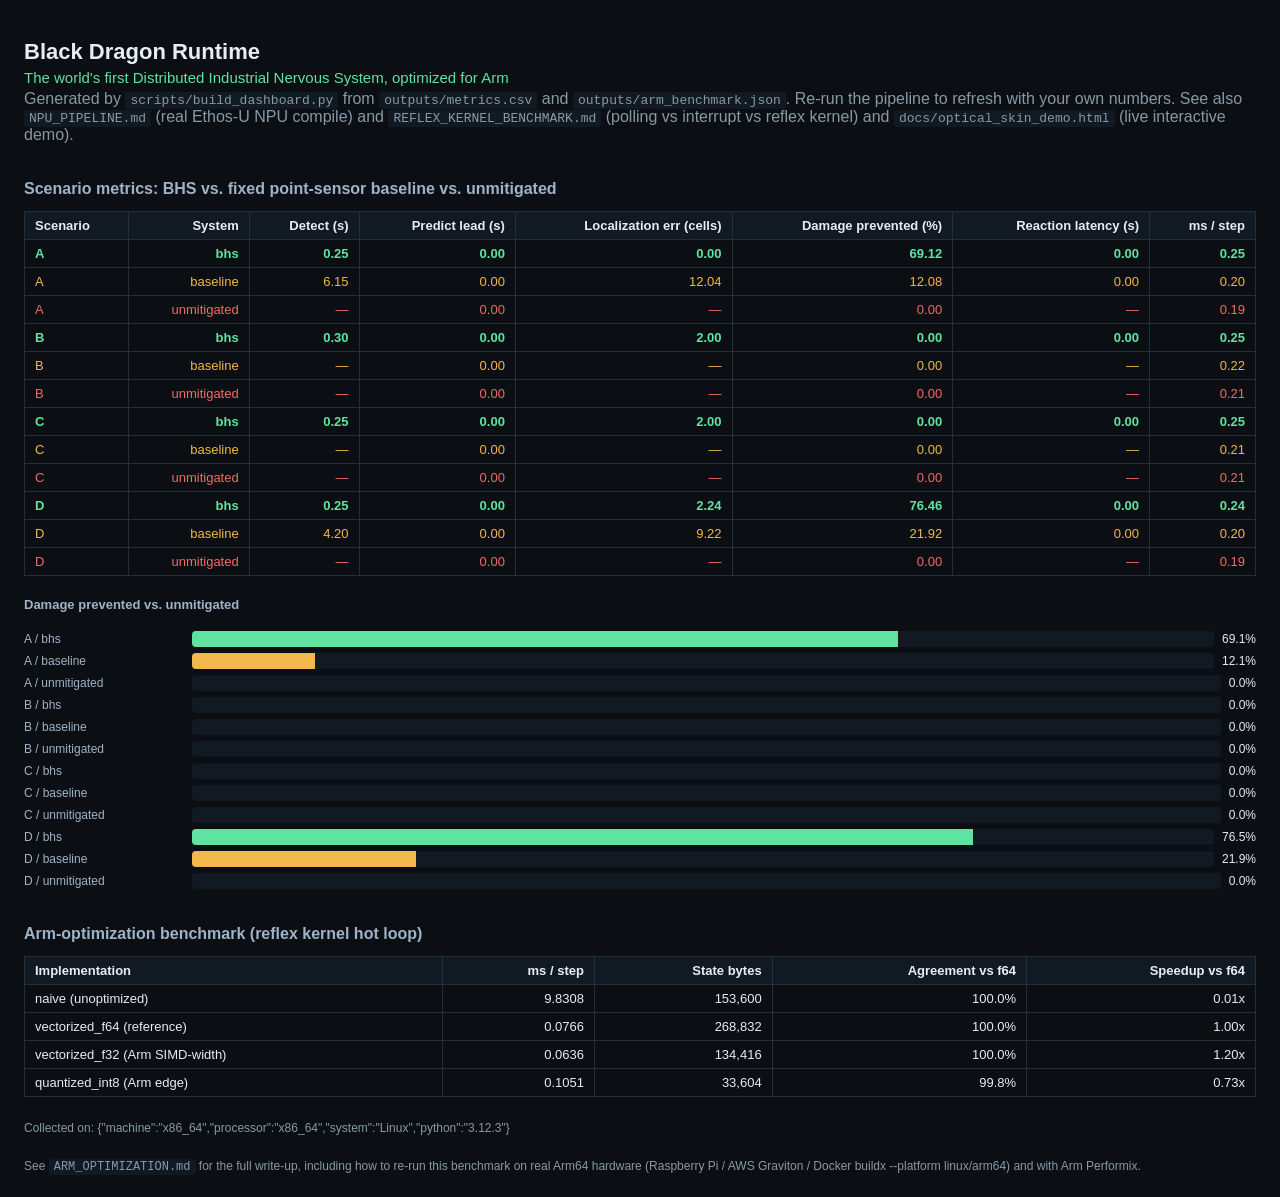
<file: reference-runtime/docs/dashboard.html>
<!DOCTYPE html>
<html lang="en">
<head>
<meta charset="utf-8" />
<title>Black Dragon Optical Skin -- Results Dashboard</title>
<style>
  :root { color-scheme: dark; }
  body { background:#0b0f14; color:#e6edf3; font-family: -apple-system, Segoe UI, sans-serif; margin:0; padding:24px; }
  h1 { font-size: 22px; margin-bottom:4px; }
  h2 { font-size:16px; color:#9fb3c8; margin-top:36px; }
  .sub { color:#8899a6; margin-bottom:24px; }
  table { border-collapse: collapse; width:100%; margin-bottom:8px; font-size:13px; }
  th, td { border:1px solid #22303c; padding:6px 10px; text-align:right; }
  th { background:#111a22; text-align:right; }
  td:first-child, th:first-child { text-align:left; }
  .system-bhs { color:#5ee3a0; font-weight:600; }
  .system-baseline { color:#f2b84b; }
  .system-unmitigated { color:#f26a6a; }
  .bars { display:flex; flex-direction:column; gap:6px; margin-top:8px;}
  .bar-row { display:flex; align-items:center; gap:8px; font-size:12px; }
  .bar-label { width:160px; color:#9fb3c8; }
  .bar-track { flex:1; background:#111a22; border-radius:4px; overflow:hidden; height:16px; }
  .bar-fill { height:100%; }
  .note { color:#8899a6; font-size:12px; margin-top:24px; }
  code { background:#111a22; padding:1px 5px; border-radius:3px; }
</style>
</head>
<body>
<h1>Black Dragon Runtime</h1>
<div class="sub" style="font-size:15px;color:#5ee3a0;margin-bottom:4px;">The world's first Distributed Industrial Nervous System, optimized for Arm</div>
<div class="sub">Generated by <code>scripts/build_dashboard.py</code> from <code>outputs/metrics.csv</code> and <code>outputs/arm_benchmark.json</code>. Re-run the pipeline to refresh with your own numbers. See also <code>NPU_PIPELINE.md</code> (real Ethos-U NPU compile) and <code>REFLEX_KERNEL_BENCHMARK.md</code> (polling vs interrupt vs reflex kernel) and <code>docs/optical_skin_demo.html</code> (live interactive demo).</div>

<h2>Scenario metrics: BHS vs. fixed point-sensor baseline vs. unmitigated</h2>
<table id="metrics-table"></table>
<div id="damage-bars" class="bars"></div>

<h2>Arm-optimization benchmark (reflex kernel hot loop)</h2>
<table id="bench-table"></table>
<div class="note" id="bench-platform"></div>

<div class="note">
See <code>ARM_OPTIMIZATION.md</code> for the full write-up, including how to
re-run this benchmark on real Arm64 hardware (Raspberry Pi / AWS Graviton /
Docker buildx --platform linux/arm64) and with Arm Performix.
</div>

<script>
const metrics = [{"scenario": "A", "scenario_name": "Scenario A: Localized Thermal Fault", "system": "bhs", "detect_time_s": "0.25", "predict_failure_time_s": "0.1", "predict_lead_time_s": "0.0", "localization_error_cells": "0.0", "false_alarms": "0", "true_alarms": "1", "rul_error_mean_abs_s": "0.11524070394959424", "final_damage_mean": "0.30875", "final_damage_max": "1.0", "damage_prevented_pct": "69.12499999999999", "reaction_latency_s": "0.0", "wallclock_per_step_ms": "0.2504853605001074", "total_wallclock_s": "0.5009707210002148", "cracked_cells_final": "741"}, {"scenario": "A", "scenario_name": "Scenario A: Localized Thermal Fault", "system": "baseline", "detect_time_s": "6.149999999999986", "predict_failure_time_s": "", "predict_lead_time_s": "0.0", "localization_error_cells": "12.041594578792296", "false_alarms": "2", "true_alarms": "0", "rul_error_mean_abs_s": "", "final_damage_mean": "0.8791615067220058", "final_damage_max": "1.0", "damage_prevented_pct": "12.083849327799424", "reaction_latency_s": "0.0", "wallclock_per_step_ms": "0.20398066700036566", "total_wallclock_s": "0.4079613340007313", "cracked_cells_final": "2036"}, {"scenario": "A", "scenario_name": "Scenario A: Localized Thermal Fault", "system": "unmitigated", "detect_time_s": "", "predict_failure_time_s": "", "predict_lead_time_s": "0.0", "localization_error_cells": "", "false_alarms": "0", "true_alarms": "0", "rul_error_mean_abs_s": "", "final_damage_mean": "1.0", "final_damage_max": "1.0", "damage_prevented_pct": "0.0", "reaction_latency_s": "", "wallclock_per_step_ms": "0.1911982039999316", "total_wallclock_s": "0.3823964079998632", "cracked_cells_final": "2400"}, {"scenario": "B", "scenario_name": "Scenario B: Crack Initiation and Propagation", "system": "bhs", "detect_time_s": "0.3", "predict_failure_time_s": "0.1", "predict_lead_time_s": "0.0", "localization_error_cells": "2.0", "false_alarms": "0", "true_alarms": "1", "rul_error_mean_abs_s": "0.0", "final_damage_mean": "0.012083333333333333", "final_damage_max": "1.0", "damage_prevented_pct": "0.0", "reaction_latency_s": "0.0", "wallclock_per_step_ms": "0.25130650549951383", "total_wallclock_s": "0.5026130109990277", "cracked_cells_final": "29"}, {"scenario": "B", "scenario_name": "Scenario B: Crack Initiation and Propagation", "system": "baseline", "detect_time_s": "", "predict_failure_time_s": "", "predict_lead_time_s": "0.0", "localization_error_cells": "", "false_alarms": "0", "true_alarms": "0", "rul_error_mean_abs_s": "", "final_damage_mean": "0.012083333333333333", "final_damage_max": "1.0", "damage_prevented_pct": "0.0", "reaction_latency_s": "", "wallclock_per_step_ms": "0.21584926049976616", "total_wallclock_s": "0.4316985209995323", "cracked_cells_final": "29"}, {"scenario": "B", "scenario_name": "Scenario B: Crack Initiation and Propagation", "system": "unmitigated", "detect_time_s": "", "predict_failure_time_s": "", "predict_lead_time_s": "0.0", "localization_error_cells": "", "false_alarms": "0", "true_alarms": "0", "rul_error_mean_abs_s": "", "final_damage_mean": "0.012083333333333333", "final_damage_max": "1.0", "damage_prevented_pct": "0.0", "reaction_latency_s": "", "wallclock_per_step_ms": "0.2091033370012667", "total_wallclock_s": "0.4182066740025334", "cracked_cells_final": "29"}, {"scenario": "C", "scenario_name": "Scenario C: Mechanical Overload", "system": "bhs", "detect_time_s": "0.25", "predict_failure_time_s": "0.1", "predict_lead_time_s": "0.0", "localization_error_cells": "2.0", "false_alarms": "0", "true_alarms": "1", "rul_error_mean_abs_s": "0.0", "final_damage_mean": "0.005416666666666667", "final_damage_max": "1.0", "damage_prevented_pct": "0.0", "reaction_latency_s": "0.0", "wallclock_per_step_ms": "0.24831937099924062", "total_wallclock_s": "0.49663874199848124", "cracked_cells_final": "13"}, {"scenario": "C", "scenario_name": "Scenario C: Mechanical Overload", "system": "baseline", "detect_time_s": "", "predict_failure_time_s": "", "predict_lead_time_s": "0.0", "localization_error_cells": "", "false_alarms": "0", "true_alarms": "0", "rul_error_mean_abs_s": "", "final_damage_mean": "0.005416666666666667", "final_damage_max": "1.0", "damage_prevented_pct": "0.0", "reaction_latency_s": "", "wallclock_per_step_ms": "0.21153823349999357", "total_wallclock_s": "0.42307646699998713", "cracked_cells_final": "13"}, {"scenario": "C", "scenario_name": "Scenario C: Mechanical Overload", "system": "unmitigated", "detect_time_s": "", "predict_failure_time_s": "", "predict_lead_time_s": "0.0", "localization_error_cells": "", "false_alarms": "0", "true_alarms": "0", "rul_error_mean_abs_s": "", "final_damage_mean": "0.005416666666666667", "final_damage_max": "1.0", "damage_prevented_pct": "0.0", "reaction_latency_s": "", "wallclock_per_step_ms": "0.2089819085001352", "total_wallclock_s": "0.4179638170002704", "cracked_cells_final": "13"}, {"scenario": "D", "scenario_name": "Scenario D: Combined Heat + Vibration + Stress Failure", "system": "bhs", "detect_time_s": "0.25", "predict_failure_time_s": "0.1", "predict_lead_time_s": "0.0", "localization_error_cells": "2.23606797749979", "false_alarms": "0", "true_alarms": "1", "rul_error_mean_abs_s": "0.0", "final_damage_mean": "0.23541666666666666", "final_damage_max": "1.0", "damage_prevented_pct": "76.45833333333334", "reaction_latency_s": "0.0", "wallclock_per_step_ms": "0.24454964050059402", "total_wallclock_s": "0.48909928100118805", "cracked_cells_final": "565"}, {"scenario": "D", "scenario_name": "Scenario D: Combined Heat + Vibration + Stress Failure", "system": "baseline", "detect_time_s": "4.199999999999993", "predict_failure_time_s": "", "predict_lead_time_s": "0.0", "localization_error_cells": "9.219544457292887", "false_alarms": "2", "true_alarms": "0", "rul_error_mean_abs_s": "", "final_damage_mean": "0.7807745790201409", "final_damage_max": "1.0", "damage_prevented_pct": "21.922542097985907", "reaction_latency_s": "0.0", "wallclock_per_step_ms": "0.20084603249938482", "total_wallclock_s": "0.40169206499876964", "cracked_cells_final": "1798"}, {"scenario": "D", "scenario_name": "Scenario D: Combined Heat + Vibration + Stress Failure", "system": "unmitigated", "detect_time_s": "", "predict_failure_time_s": "", "predict_lead_time_s": "0.0", "localization_error_cells": "", "false_alarms": "0", "true_alarms": "0", "rul_error_mean_abs_s": "", "final_damage_mean": "1.0", "final_damage_max": "1.0", "damage_prevented_pct": "0.0", "reaction_latency_s": "", "wallclock_per_step_ms": "0.1870535849999726", "total_wallclock_s": "0.3741071699999452", "cracked_cells_final": "2400"}];
const bench = {"platform": {"machine": "x86_64", "processor": "x86_64", "system": "Linux", "python": "3.12.3"}, "results": [{"name": "naive (unoptimized)", "mean_ms_per_step": 9.830842479999546, "state_bytes": 153600, "agreement_vs_f64": 1.0, "speedup_vs_f64": 0.00779352974991174}, {"name": "vectorized_f64 (reference)", "mean_ms_per_step": 0.07661696333457257, "state_bytes": 268832, "agreement_vs_f64": 1.0, "speedup_vs_f64": 1.0}, {"name": "vectorized_f32 (Arm SIMD-width)", "mean_ms_per_step": 0.06363757000144687, "state_bytes": 134416, "agreement_vs_f64": 1.0, "speedup_vs_f64": 1.2039580287687068}, {"name": "quantized_int8 (Arm edge)", "mean_ms_per_step": 0.10505965333360716, "state_bytes": 33604, "agreement_vs_f64": 0.9975, "speedup_vs_f64": 0.7292710465289899}]};

function renderMetrics() {
  const cols = ["scenario","system","detect_time_s","predict_lead_time_s",
                "localization_error_cells","damage_prevented_pct",
                "reaction_latency_s","wallclock_per_step_ms"];
  const labels = {
    scenario: "Scenario", system: "System", detect_time_s: "Detect (s)",
    predict_lead_time_s: "Predict lead (s)", localization_error_cells: "Localization err (cells)",
    damage_prevented_pct: "Damage prevented (%)", reaction_latency_s: "Reaction latency (s)",
    wallclock_per_step_ms: "ms / step"
  };
  let html = "<tr>" + cols.map(c => `<th>${labels[c]}</th>`).join("") + "</tr>";
  for (const row of metrics) {
    html += `<tr class="system-${row.system}">` + cols.map(c => {
      let v = row[c];
      if (v === "" || v === undefined) v = "&mdash;";
      else if (typeof v === "string" && !isNaN(parseFloat(v)) && c !== "scenario" && c !== "system") {
        v = parseFloat(v).toFixed(2);
      }
      return `<td>${v}</td>`;
    }).join("") + "</tr>";
  }
  document.getElementById("metrics-table").innerHTML = html;

  const colors = { bhs: "#5ee3a0", baseline: "#f2b84b", unmitigated: "#f26a6a" };
  let barsHtml = "";
  for (const row of metrics) {
    const pct = Math.max(0, Math.min(100, parseFloat(row.damage_prevented_pct) || 0));
    barsHtml += `<div class="bar-row"><div class="bar-label">${row.scenario} / ${row.system}</div>
      <div class="bar-track"><div class="bar-fill" style="width:${pct}%;background:${colors[row.system]}"></div></div>
      <div>${pct.toFixed(1)}%</div></div>`;
  }
  document.getElementById("damage-bars").innerHTML = "<h3 style='font-size:13px;color:#9fb3c8;'>Damage prevented vs. unmitigated</h3>" + barsHtml;
}

function renderBench() {
  if (!bench || !bench.results) return;
  let html = "<tr><th>Implementation</th><th>ms / step</th><th>State bytes</th><th>Agreement vs f64</th><th>Speedup vs f64</th></tr>";
  for (const r of bench.results) {
    html += `<tr><td>${r.name}</td><td>${r.mean_ms_per_step.toFixed(4)}</td><td>${r.state_bytes.toLocaleString()}</td><td>${(r.agreement_vs_f64*100).toFixed(1)}%</td><td>${r.speedup_vs_f64.toFixed(2)}x</td></tr>`;
  }
  document.getElementById("bench-table").innerHTML = html;
  document.getElementById("bench-platform").innerText =
    "Collected on: " + JSON.stringify(bench.platform);
}

renderMetrics();
renderBench();
</script>
</body>
</html>
</file>
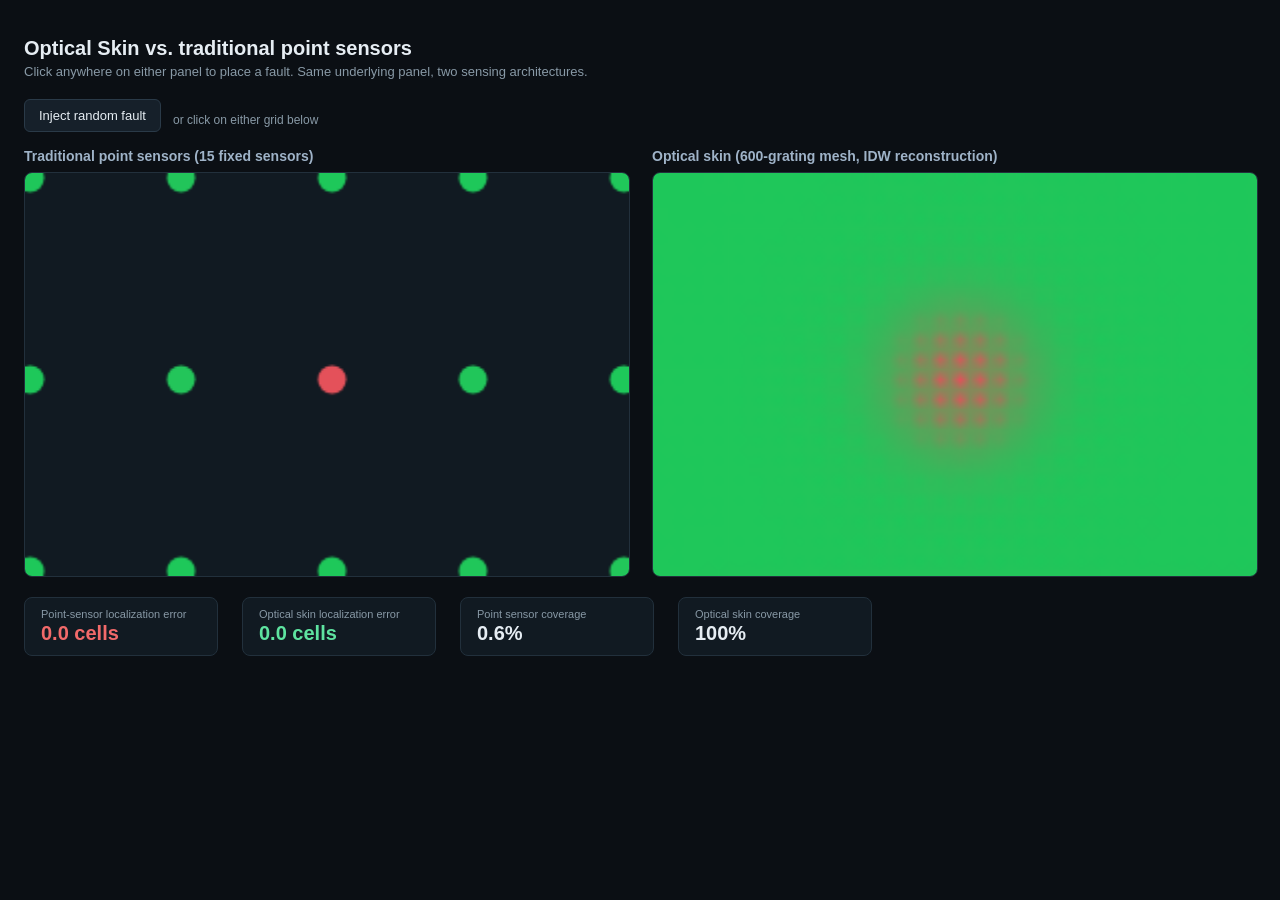
<file: reference-runtime/docs/optical_skin_demo.html>
<!DOCTYPE html>
<html lang="en">
<head>
<meta charset="utf-8" />
<title>Optical Skin vs. Point Sensors -- Interactive Demo</title>
<style>
  :root { color-scheme: dark; }
  body { background:#0b0f14; color:#e6edf3; font-family: -apple-system, Segoe UI, sans-serif; margin:0; padding:24px; }
  h1 { font-size: 20px; margin-bottom:4px; }
  .sub { color:#8899a6; margin-bottom:20px; font-size:13px; }
  .row { display:flex; gap:24px; flex-wrap:wrap; }
  .panel { flex:1; min-width:300px; }
  .panel h2 { font-size:14px; color:#9fb3c8; margin:0 0 8px; }
  canvas { width:100%; background:#111a22; border-radius:8px; border:1px solid #22303c; cursor:crosshair; }
  .controls { display:flex; gap:12px; align-items:center; margin:16px 0; flex-wrap:wrap; }
  button { background:#16202a; color:#e6edf3; border:1px solid #2a3a48; border-radius:6px; padding:8px 14px; cursor:pointer; font-size:13px; }
  button:hover { background:#1c2b38; }
  .stats { display:flex; gap:24px; margin-top:16px; flex-wrap:wrap; }
  .stat { background:#111a22; border-radius:8px; padding:10px 16px; border:1px solid #22303c; min-width:160px; }
  .stat .label { font-size:11px; color:#8899a6; }
  .stat .value { font-size:20px; font-weight:600; margin-top:2px; }
  .good { color:#5ee3a0; }
  .bad { color:#f26a6a; }
  .hint { font-size:12px; color:#8899a6; margin-top:8px; }
</style>
</head>
<body>
<h1>Optical Skin vs. traditional point sensors</h1>
<div class="sub">Click anywhere on either panel to place a fault. Same underlying panel, two sensing architectures.</div>

<div class="controls">
  <button onclick="randomFault()">Inject random fault</button>
  <span class="hint">or click on either grid below</span>
</div>

<div class="row">
  <div class="panel">
    <h2>Traditional point sensors (15 fixed sensors)</h2>
    <canvas id="pointCanvas" width="300" height="200"></canvas>
  </div>
  <div class="panel">
    <h2>Optical skin (600-grating mesh, IDW reconstruction)</h2>
    <canvas id="skinCanvas" width="300" height="200"></canvas>
  </div>
</div>

<div class="stats">
  <div class="stat">
    <div class="label">Point-sensor localization error</div>
    <div class="value bad" id="pointErr">-- cells</div>
  </div>
  <div class="stat">
    <div class="label">Optical skin localization error</div>
    <div class="value good" id="skinErr">-- cells</div>
  </div>
  <div class="stat">
    <div class="label">Point sensor coverage</div>
    <div class="value" id="pointCov">--%</div>
  </div>
  <div class="stat">
    <div class="label">Optical skin coverage</div>
    <div class="value" id="skinCov">100%</div>
  </div>
</div>

<script>
const H = 40, W = 60;
let fault = { y: 20, x: 30 };

function fieldAt(y, x, fy, fx) {
  const d2 = (y - fy) ** 2 + (x - fx) ** 2;
  return 25 + 90 * Math.exp(-d2 / 40);
}

function evenlySpaced(n, h, w) {
  const pts = [];
  const cols = Math.ceil(Math.sqrt(n * w / h));
  const rows = Math.ceil(n / cols);
  for (let ri = 0; ri < rows; ri++) {
    const y = Math.round(ri * (h - 1) / Math.max(rows - 1, 1));
    for (let ci = 0; ci < cols; ci++) {
      const x = Math.round(ci * (w - 1) / Math.max(cols - 1, 1));
      pts.push([y, x]);
      if (pts.length === n) return pts;
    }
  }
  return pts;
}

const pointSensors = evenlySpaced(15, H, W);
const gratings = [];
for (let y = 0; y < H; y += 2) for (let x = 0; x < W; x += 2) gratings.push([y, x]);

function noise(std) { return (Math.random() - 0.5) * 2 * std; }

function drawPointSensors(ctx) {
  const cw = ctx.canvas.width / W, ch = ctx.canvas.height / H;
  ctx.fillStyle = "#111a22";
  ctx.fillRect(0, 0, ctx.canvas.width, ctx.canvas.height);

  let peakVal = -Infinity, peakLoc = null;
  for (const [y, x] of pointSensors) {
    const val = fieldAt(y, x, fault.y, fault.x) + noise(2);
    if (val > peakVal) { peakVal = val; peakLoc = [y, x]; }
    const t = Math.max(0, Math.min(1, (val - 25) / 90));
    const r = Math.round(30 + t * 200), g = Math.round(80 + (1 - t) * 120), b = 90;
    ctx.fillStyle = `rgb(${r},${g},${b})`;
    ctx.beginPath();
    ctx.arc((x + 0.5) * cw, (y + 0.5) * ch, 7, 0, Math.PI * 2);
    ctx.fill();
  }
  return peakLoc;
}

function drawOpticalSkin(ctx) {
  const readings = gratings.map(([y, x]) => fieldAt(y, x, fault.y, fault.x) + noise(0.3));

  // Reconstruct at native grid resolution (40x60 = 2,400 cells), not full
  // canvas pixel resolution (300x200 = 60,000 pixels). That's ~8x fewer
  // weighted-sum evaluations per click, with no visible quality loss since
  // the canvas upscales the low-res buffer smoothly.
  let peakVal = -Infinity, peakLoc = null;
  const small = document.createElement("canvas");
  small.width = W;
  small.height = H;
  const sctx = small.getContext("2d");
  const img = sctx.createImageData(W, H);

  for (let gy = 0; gy < H; gy++) {
    for (let gx = 0; gx < W; gx++) {
      let wsum = 0, vsum = 0;
      for (let i = 0; i < gratings.length; i++) {
        const [sy, sx] = gratings[i];
        const d2 = (gy - sy) ** 2 + (gx - sx) ** 2 + 1e-3;
        const w = 1 / d2;
        wsum += w;
        vsum += w * readings[i];
      }
      const val = vsum / wsum;
      if (val > peakVal) { peakVal = val; peakLoc = [gy, gx]; }
      const t = Math.max(0, Math.min(1, (val - 25) / 90));
      const r = Math.round(30 + t * 200), g = Math.round(80 + (1 - t) * 120), b = 90;
      const idx = (gy * W + gx) * 4;
      img.data[idx] = r; img.data[idx + 1] = g; img.data[idx + 2] = b; img.data[idx + 3] = 255;
    }
  }
  sctx.putImageData(img, 0, 0);

  ctx.imageSmoothingEnabled = true;
  ctx.drawImage(small, 0, 0, ctx.canvas.width, ctx.canvas.height);
  return peakLoc;
}

function dist(a, b) { return Math.hypot(a[0] - b[0], a[1] - b[1]); }

function render() {
  const pointCtx = document.getElementById("pointCanvas").getContext("2d");
  const skinCtx = document.getElementById("skinCanvas").getContext("2d");
  const pointPeak = drawPointSensors(pointCtx);
  const skinPeak = drawOpticalSkin(skinCtx);

  document.getElementById("pointErr").textContent = dist(pointPeak, [fault.y, fault.x]).toFixed(1) + " cells";
  document.getElementById("skinErr").textContent = dist(skinPeak, [fault.y, fault.x]).toFixed(1) + " cells";
  document.getElementById("pointCov").textContent = (100 * pointSensors.length / (H * W)).toFixed(1) + "%";
}

function randomFault() {
  fault = { y: 4 + Math.floor(Math.random() * (H - 8)), x: 4 + Math.floor(Math.random() * (W - 8)) };
  render();
}

function attachClick(id) {
  const canvas = document.getElementById(id);
  canvas.addEventListener("click", (e) => {
    const rect = canvas.getBoundingClientRect();
    const px = (e.clientX - rect.left) / rect.width * canvas.width;
    const py = (e.clientY - rect.top) / rect.height * canvas.height;
    fault = { y: Math.round(py / (canvas.height / H)), x: Math.round(px / (canvas.width / W)) };
    render();
  });
}

attachClick("pointCanvas");
attachClick("skinCanvas");
render();
</script>
</body>
</html>
</file>
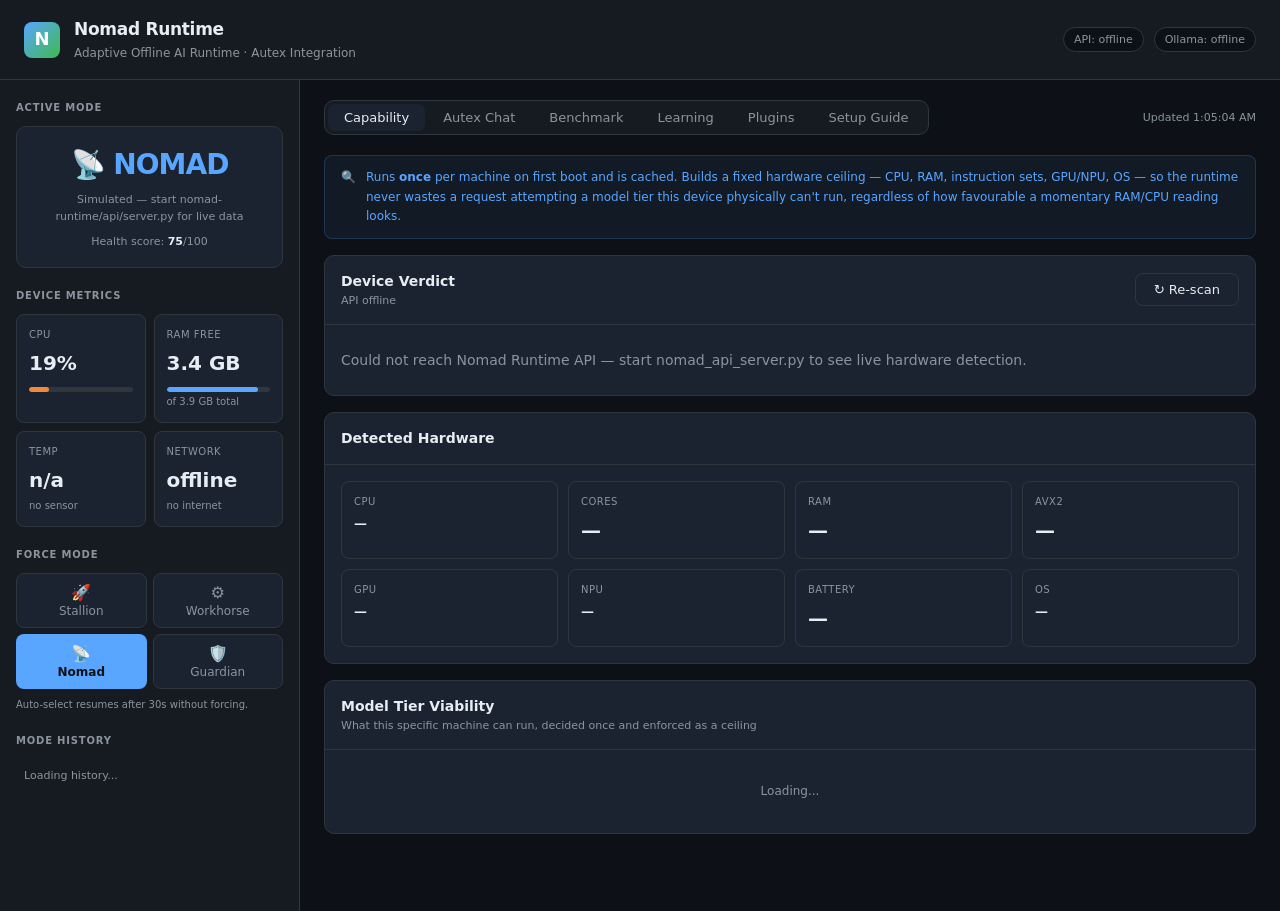
<file: reference-runtime/src/nomad_sentinel/runtime/api/dashboard.html>
<!DOCTYPE html>
<html lang="en">
<head>
<meta charset="UTF-8">
<meta name="viewport" content="width=device-width, initial-scale=1.0">
<title>Nomad Runtime — Control Center</title>
<style>
  :root {
    --bg:       #0d1117;
    --surface:  #161b22;
    --card:     #1c2330;
    --border:   #30363d;
    --text:     #e6edf3;
    --muted:    #8b949e;
    --accent:   #58a6ff;

    --stallion: #f0883e;
    --workhorse:#3fb950;
    --nomad:    #58a6ff;
    --guardian: #ff7b72;

    --radius:   10px;
    --font:     'Inter', system-ui, -apple-system, sans-serif;
  }
  * { box-sizing: border-box; margin: 0; padding: 0; }

  body {
    background: var(--bg);
    color: var(--text);
    font-family: var(--font);
    font-size: 14px;
    line-height: 1.6;
    min-height: 100vh;
  }

  /* ── Header ── */
  header {
    display: flex;
    align-items: center;
    gap: 14px;
    padding: 16px 24px;
    border-bottom: 1px solid var(--border);
    background: var(--surface);
  }
  .logo {
    width: 36px; height: 36px;
    background: linear-gradient(135deg, #58a6ff 0%, #3fb950 100%);
    border-radius: 8px;
    display: flex; align-items: center; justify-content: center;
    font-size: 18px; font-weight: 700; color: #fff;
    flex-shrink: 0;
  }
  header h1 { font-size: 17px; font-weight: 600; letter-spacing: -0.3px; }
  header .subtitle { color: var(--muted); font-size: 12px; margin-top: 1px; }
  .header-right { margin-left: auto; display: flex; align-items: center; gap: 10px; }
  .api-badge {
    font-size: 11px; padding: 3px 10px;
    border-radius: 20px; border: 1px solid var(--border);
    color: var(--muted); background: var(--bg);
  }
  .api-badge.connected { border-color: #3fb95066; color: #3fb950; background: #3fb95011; }

  /* ── Layout ── */
  .main { display: grid; grid-template-columns: 300px 1fr; gap: 0; height: calc(100vh - 69px); }

  /* ── Sidebar ── */
  .sidebar {
    background: var(--surface);
    border-right: 1px solid var(--border);
    overflow-y: auto;
    padding: 20px 16px;
    display: flex; flex-direction: column; gap: 20px;
  }

  .section-label {
    font-size: 10px; font-weight: 600; letter-spacing: 0.8px;
    text-transform: uppercase; color: var(--muted);
    margin-bottom: 10px;
  }

  /* ── Mode badge ── */
  .mode-display {
    background: var(--card);
    border: 1px solid var(--border);
    border-radius: var(--radius);
    padding: 16px;
    text-align: center;
  }
  .mode-name {
    font-size: 28px; font-weight: 700; letter-spacing: -1px;
    margin-bottom: 4px;
    transition: color 0.4s;
  }
  .mode-reason { font-size: 11px; color: var(--muted); line-height: 1.5; }
  .mode-score { font-size: 11px; margin-top: 8px; color: var(--muted); }
  .mode-score span { color: var(--text); font-weight: 600; }

  /* ── Metrics ── */
  .metric-grid { display: grid; grid-template-columns: 1fr 1fr; gap: 8px; }
  .metric {
    background: var(--card);
    border: 1px solid var(--border);
    border-radius: 8px;
    padding: 12px;
  }
  .metric-label { font-size: 10px; color: var(--muted); text-transform: uppercase; letter-spacing: 0.5px; margin-bottom: 4px; }
  .metric-value { font-size: 20px; font-weight: 600; font-variant-numeric: tabular-nums; }
  .metric-sub   { font-size: 10px; color: var(--muted); margin-top: 2px; }

  /* Progress bar */
  .bar-track {
    height: 5px; border-radius: 3px; background: var(--border);
    margin-top: 8px; overflow: hidden;
  }
  .bar-fill { height: 100%; border-radius: 3px; transition: width 0.6s ease; }
  .bar-cpu    { background: #f0883e; }
  .bar-ram    { background: #58a6ff; }
  .bar-bat    { background: #3fb950; }

  /* ── Mode switcher buttons ── */
  .mode-buttons { display: grid; grid-template-columns: 1fr 1fr; gap: 6px; }
  .mode-btn {
    padding: 9px 6px;
    border: 1px solid var(--border);
    border-radius: 8px;
    background: var(--card);
    color: var(--muted);
    font-size: 12px; font-weight: 500;
    cursor: pointer;
    transition: all 0.2s;
    text-align: center;
    font-family: var(--font);
  }
  .mode-btn:hover { border-color: var(--accent); color: var(--text); }
  .mode-btn.active { color: var(--bg); font-weight: 600; border-color: transparent; }
  .mode-btn.stallion.active  { background: var(--stallion); }
  .mode-btn.workhorse.active { background: var(--workhorse); }
  .mode-btn.nomad.active     { background: var(--nomad); }
  .mode-btn.guardian.active  { background: var(--guardian); }
  .mode-btn .btn-icon { font-size: 16px; display: block; margin-bottom: 2px; }

  /* ── History ── */
  .history-list { display: flex; flex-direction: column; gap: 4px; max-height: 180px; overflow-y: auto; }
  .history-item {
    display: flex; align-items: center; gap: 8px;
    padding: 6px 10px;
    border-radius: 6px;
    background: var(--card);
    font-size: 11px;
  }
  .history-dot { width: 7px; height: 7px; border-radius: 50%; flex-shrink: 0; }
  .history-reason { color: var(--muted); flex: 1; white-space: nowrap; overflow: hidden; text-overflow: ellipsis; }
  .history-time { color: var(--muted); font-size: 10px; flex-shrink: 0; }

  /* ── Main panel ── */
  .panel {
    overflow-y: auto;
    padding: 20px 24px;
    display: flex; flex-direction: column; gap: 20px;
  }

  /* ── Tab bar ── */
  .tabs { display: flex; gap: 2px; background: var(--surface); border: 1px solid var(--border); border-radius: 10px; padding: 3px; width: fit-content; }
  .tab {
    padding: 6px 16px; border-radius: 7px; font-size: 13px;
    cursor: pointer; color: var(--muted); transition: all 0.2s;
    font-family: var(--font); background: none; border: none;
  }
  .tab.active { background: var(--card); color: var(--text); font-weight: 500; }

  /* ── Chat ── */
  .chat-container {
    background: var(--card);
    border: 1px solid var(--border);
    border-radius: var(--radius);
    display: flex; flex-direction: column;
    height: 520px;
  }
  .chat-header {
    padding: 12px 16px;
    border-bottom: 1px solid var(--border);
    display: flex; align-items: center; justify-content: space-between;
    font-size: 12px;
  }
  .chat-messages {
    flex: 1; overflow-y: auto;
    padding: 16px;
    display: flex; flex-direction: column; gap: 12px;
  }
  .msg { display: flex; gap: 10px; }
  .msg-avatar {
    width: 28px; height: 28px; border-radius: 6px;
    font-size: 12px; font-weight: 700;
    display: flex; align-items: center; justify-content: center;
    flex-shrink: 0;
  }
  .msg.user .msg-avatar  { background: #58a6ff22; color: #58a6ff; }
  .msg.ai   .msg-avatar  { background: #3fb95022; color: #3fb950; }
  .msg-body { flex: 1; }
  .msg-meta { font-size: 10px; color: var(--muted); margin-bottom: 4px; }
  .msg-text { font-size: 13px; line-height: 1.6; }
  .msg-stats {
    font-size: 10px; color: var(--muted);
    margin-top: 6px; display: flex; gap: 12px;
  }
  .msg-stats .stat-val { color: var(--text); }

  .chat-input-row {
    padding: 12px 16px;
    border-top: 1px solid var(--border);
    display: flex; gap: 8px;
  }
  .chat-input {
    flex: 1; background: var(--surface); border: 1px solid var(--border);
    border-radius: 8px; color: var(--text); padding: 9px 14px;
    font-size: 13px; font-family: var(--font); resize: none; height: 40px;
    outline: none; transition: border-color 0.2s;
  }
  .chat-input:focus { border-color: var(--accent); }
  .chat-send {
    background: var(--accent); color: var(--bg); border: none;
    border-radius: 8px; padding: 0 16px; font-size: 13px;
    font-weight: 600; cursor: pointer; font-family: var(--font);
    transition: opacity 0.2s;
  }
  .chat-send:hover { opacity: 0.85; }
  .chat-send:disabled { opacity: 0.4; cursor: not-allowed; }

  .typing { display: none; align-items: center; gap: 8px; padding: 0 16px; }
  .typing.visible { display: flex; }
  .dot-anim { display: flex; gap: 3px; }
  .dot-anim span {
    width: 5px; height: 5px; border-radius: 50%;
    background: var(--muted); animation: bounce 1.2s infinite;
  }
  .dot-anim span:nth-child(2) { animation-delay: 0.2s; }
  .dot-anim span:nth-child(3) { animation-delay: 0.4s; }
  @keyframes bounce { 0%,80%,100%{transform:translateY(0)} 40%{transform:translateY(-5px)} }

  /* ── Benchmark ── */
  .bench-section { display: flex; flex-direction: column; gap: 16px; }
  .bench-card {
    background: var(--card);
    border: 1px solid var(--border);
    border-radius: var(--radius);
    overflow: hidden;
  }
  .bench-card-header {
    padding: 14px 16px;
    border-bottom: 1px solid var(--border);
    display: flex; align-items: center; justify-content: space-between;
  }
  .bench-title { font-weight: 600; }
  .bench-subtitle { font-size: 11px; color: var(--muted); }
  .bench-body { padding: 16px; }
  .bench-row {
    display: flex; align-items: center; justify-content: space-between;
    padding: 8px 0; border-bottom: 1px solid var(--border);
  }
  .bench-row:last-child { border-bottom: none; }
  .bench-row-label { font-size: 12px; color: var(--muted); }
  .bench-row-value { font-size: 13px; font-weight: 500; font-variant-numeric: tabular-nums; }
  .badge {
    padding: 2px 8px; border-radius: 20px; font-size: 10px; font-weight: 600;
  }
  .badge.good { background: #3fb95022; color: #3fb950; }
  .badge.warn { background: #f0883e22; color: #f0883e; }
  .badge.info { background: #58a6ff22; color: #58a6ff; }

  .score-bar-wrap { display: flex; align-items: center; gap: 8px; }
  .score-bar-track { flex: 1; height: 6px; background: var(--border); border-radius: 3px; overflow: hidden; }
  .score-bar-fill  { height: 100%; border-radius: 3px; background: var(--accent); transition: width 0.8s ease; }
  .score-label { font-size: 11px; font-weight: 600; min-width: 30px; text-align: right; }

  .run-btn {
    background: var(--card); border: 1px solid var(--border);
    color: var(--text); padding: 8px 18px; border-radius: 8px;
    font-size: 13px; font-family: var(--font); cursor: pointer;
    transition: border-color 0.2s;
  }
  .run-btn:hover { border-color: var(--accent); }
  .run-btn:disabled { opacity: 0.4; cursor: not-allowed; }

  /* ── Scrollbars ── */
  ::-webkit-scrollbar { width: 6px; }
  ::-webkit-scrollbar-track { background: transparent; }
  ::-webkit-scrollbar-thumb { background: var(--border); border-radius: 3px; }

  /* ── Ollama setup note ── */
  .setup-banner {
    background: #f0883e11;
    border: 1px solid #f0883e33;
    border-radius: 8px;
    padding: 12px 16px;
    font-size: 12px;
    color: #f0883e;
    display: flex; gap: 10px; align-items: flex-start;
  }
  .setup-banner code {
    background: #f0883e1a;
    padding: 1px 6px; border-radius: 4px;
    font-family: monospace; font-size: 11px;
  }

  /* ── tabs content ── */
  .tab-panel { display: none; }
  .tab-panel.active { display: flex; flex-direction: column; gap: 16px; }

  .adtc-scores { display: grid; grid-template-columns: repeat(3, 1fr); gap: 12px; }
  .adtc-score-card {
    background: var(--card); border: 1px solid var(--border);
    border-radius: var(--radius); padding: 16px; text-align: center;
  }
  .adtc-score-card .weight { font-size: 10px; color: var(--muted); margin-bottom: 8px; }
  .adtc-score-card .value { font-size: 32px; font-weight: 700; font-variant-numeric: tabular-nums; }
  .adtc-score-card .label { font-size: 11px; color: var(--muted); margin-top: 4px; }
</style>
</head>
<body>

<header>
  <div class="logo">N</div>
  <div>
    <h1>Nomad Runtime</h1>
    <div class="subtitle">Adaptive Offline AI Runtime · Autex Integration</div>
  </div>
  <div class="header-right">
    <div class="api-badge" id="api-status">API: checking...</div>
    <div class="api-badge" id="ollama-status">Ollama: checking...</div>
  </div>
</header>

<div class="main">

  <!-- ── SIDEBAR ── -->
  <aside class="sidebar">

    <!-- Current mode -->
    <div>
      <div class="section-label">Active Mode</div>
      <div class="mode-display">
        <div class="mode-name" id="mode-name">—</div>
        <div class="mode-reason" id="mode-reason">Detecting device state...</div>
        <div class="mode-score">Health score: <span id="mode-score">—</span>/100</div>
      </div>
    </div>

    <!-- Device metrics -->
    <div>
      <div class="section-label">Device Metrics</div>
      <div class="metric-grid">
        <div class="metric">
          <div class="metric-label">CPU</div>
          <div class="metric-value" id="cpu-val">—%</div>
          <div class="bar-track"><div class="bar-fill bar-cpu" id="cpu-bar" style="width:0%"></div></div>
        </div>
        <div class="metric">
          <div class="metric-label">RAM Free</div>
          <div class="metric-value" id="ram-val">— GB</div>
          <div class="bar-track"><div class="bar-fill bar-ram" id="ram-bar" style="width:0%"></div></div>
          <div class="metric-sub" id="ram-sub"></div>
        </div>
        <div class="metric">
          <div class="metric-label">Temp</div>
          <div class="metric-value" id="temp-val">—°C</div>
          <div class="metric-sub" id="temp-sub">sensor</div>
        </div>
        <div class="metric">
          <div class="metric-label">Network</div>
          <div class="metric-value" id="net-val">—</div>
          <div class="metric-sub" id="net-sub">speed</div>
        </div>
      </div>
    </div>

    <!-- Mode switcher -->
    <div>
      <div class="section-label">Force Mode</div>
      <div class="mode-buttons">
        <button class="mode-btn stallion"  onclick="forceMode('stallion')">
          <span class="btn-icon">🚀</span>Stallion
        </button>
        <button class="mode-btn workhorse" onclick="forceMode('workhorse')">
          <span class="btn-icon">⚙️</span>Workhorse
        </button>
        <button class="mode-btn nomad"     onclick="forceMode('nomad')">
          <span class="btn-icon">📡</span>Nomad
        </button>
        <button class="mode-btn guardian"  onclick="forceMode('guardian')">
          <span class="btn-icon">🛡️</span>Guardian
        </button>
      </div>
      <p style="font-size:10px;color:var(--muted);margin-top:8px;">Auto-select resumes after 30s without forcing.</p>
    </div>

    <!-- Mode history -->
    <div>
      <div class="section-label">Mode History</div>
      <div class="history-list" id="history-list">
        <div style="font-size:11px;color:var(--muted);padding:8px;">Loading history...</div>
      </div>
    </div>

  </aside>

  <!-- ── MAIN PANEL ── -->
  <main class="panel">

    <!-- Tab bar -->
    <div style="display:flex;align-items:center;justify-content:space-between;">
      <div class="tabs">
        <button class="tab active" onclick="switchTab('capability',this)">Capability</button>
        <button class="tab" onclick="switchTab('chat',this)">Autex Chat</button>
        <button class="tab" onclick="switchTab('benchmark',this)">Benchmark</button>
        <button class="tab" onclick="switchTab('learning',this)">Learning</button>
        <button class="tab" onclick="switchTab('plugins',this)">Plugins</button>
        <button class="tab" onclick="switchTab('setup',this)">Setup Guide</button>
      </div>
      <div style="font-size:11px;color:var(--muted);" id="last-updated">—</div>
    </div>

    <!-- ── CAPABILITY TAB ── -->
    <div class="tab-panel active" id="tab-capability">

      <div class="setup-banner" style="background:#58a6ff11;border-color:#58a6ff33;color:#58a6ff;">
        <span>🔍</span>
        <div>
          Runs <strong>once</strong> per machine on first boot and is cached.
          Builds a fixed hardware ceiling — CPU, RAM, instruction sets, GPU/NPU,
          OS — so the runtime never wastes a request attempting a model tier
          this device physically can't run, regardless of how favourable a
          momentary RAM/CPU reading looks.
        </div>
      </div>

      <!-- Headline verdict -->
      <div class="bench-card">
        <div class="bench-card-header">
          <div>
            <div class="bench-title">Device Verdict</div>
            <div class="bench-subtitle" id="cap-scan-meta">Scanning...</div>
          </div>
          <button class="run-btn" onclick="rescanCapability()">↻ Re-scan</button>
        </div>
        <div class="bench-body">
          <div id="cap-headline" style="font-size:14px;line-height:1.6;padding:8px 0;color:var(--muted);">
            Running first-boot capability scan...
          </div>
        </div>
      </div>

      <!-- Hardware spec grid -->
      <div class="bench-card">
        <div class="bench-card-header"><div class="bench-title">Detected Hardware</div></div>
        <div class="bench-body">
          <div class="metric-grid" style="grid-template-columns:repeat(4,1fr);gap:10px;" id="cap-spec-grid">
            <div class="metric"><div class="metric-label">CPU</div><div class="metric-value" id="cap-cpu" style="font-size:13px;">—</div></div>
            <div class="metric"><div class="metric-label">Cores</div><div class="metric-value" id="cap-cores">—</div></div>
            <div class="metric"><div class="metric-label">RAM</div><div class="metric-value" id="cap-ram">—</div></div>
            <div class="metric"><div class="metric-label">AVX2</div><div class="metric-value" id="cap-avx2">—</div></div>
            <div class="metric"><div class="metric-label">GPU</div><div class="metric-value" id="cap-gpu" style="font-size:13px;">—</div></div>
            <div class="metric"><div class="metric-label">NPU</div><div class="metric-value" id="cap-npu" style="font-size:13px;">—</div></div>
            <div class="metric"><div class="metric-label">Battery</div><div class="metric-value" id="cap-battery">—</div></div>
            <div class="metric"><div class="metric-label">OS</div><div class="metric-value" id="cap-os" style="font-size:13px;">—</div></div>
          </div>
        </div>
      </div>

      <!-- Tier viability -->
      <div class="bench-card">
        <div class="bench-card-header">
          <div>
            <div class="bench-title">Model Tier Viability</div>
            <div class="bench-subtitle">What this specific machine can run, decided once and enforced as a ceiling</div>
          </div>
        </div>
        <div class="bench-body" id="cap-tiers-body">
          <div style="color:var(--muted);font-size:12px;text-align:center;padding:16px;">Loading...</div>
        </div>
      </div>

    </div>

    <!-- ── CHAT TAB ── -->
    <div class="tab-panel" id="tab-chat">
      <div class="chat-container">
        <div class="chat-header">
          <div>
            <span style="font-weight:600;">Autex Master Mechanic</span>
            <span style="color:var(--muted);margin-left:8px;">via Nomad Runtime</span>
          </div>
          <div id="chat-mode-badge" class="badge info">nomad</div>
        </div>

        <div class="chat-messages" id="chat-messages">
          <!-- welcome message -->
          <div class="msg ai">
            <div class="msg-avatar">A</div>
            <div class="msg-body">
              <div class="msg-meta">Autex · Guardian mode</div>
              <div class="msg-text">Hello. I'm the Autex AI diagnostic assistant, running through Nomad Runtime. I can help diagnose engine sounds, read OBD codes, and advise on maintenance. What's happening with your vehicle?</div>
            </div>
          </div>
        </div>

        <div class="typing" id="typing-indicator">
          <div class="msg-avatar" style="width:28px;height:28px;border-radius:6px;background:#3fb95022;color:#3fb950;font-size:12px;font-weight:700;display:flex;align-items:center;justify-content:center;flex-shrink:0;">A</div>
          <div class="dot-anim"><span></span><span></span><span></span></div>
        </div>

        <div class="chat-input-row">
          <textarea
            class="chat-input" id="chat-input"
            placeholder="Describe a sound, paste an OBD code, or ask about maintenance..."
            onkeydown="handleKey(event)"></textarea>
          <button class="chat-send" id="chat-send" onclick="sendMessage()">Send</button>
        </div>
      </div>
    </div>

    <!-- ── BENCHMARK TAB ── -->
    <div class="tab-panel" id="tab-benchmark">

      <!-- ADTC scores -->
      <div>
        <div class="section-label">ADTC Score Projection</div>
        <div class="adtc-scores">
          <div class="adtc-score-card">
            <div class="weight">Sperf · 30%</div>
            <div class="value" id="adtc-sperf" style="color:var(--nomad)">—</div>
            <div class="label">Tokens / sec vs 15 TPS target</div>
          </div>
          <div class="adtc-score-card">
            <div class="weight">Seff · 20%</div>
            <div class="value" id="adtc-seff" style="color:var(--workhorse)">—</div>
            <div class="label">RAM efficiency vs 7 GB budget</div>
          </div>
          <div class="adtc-score-card">
            <div class="weight">Est. Total</div>
            <div class="value" id="adtc-total" style="color:var(--stallion)">—</div>
            <div class="label">Sacc (judge) adds up to 50 pts</div>
          </div>
        </div>
      </div>

      <div class="bench-section" id="bench-results">
        <div class="bench-card">
          <div class="bench-card-header">
            <div>
              <div class="bench-title">Benchmark Results</div>
              <div class="bench-subtitle">Run against ADTC Standard Laptop profile</div>
            </div>
            <button class="run-btn" id="run-btn" onclick="runBenchmark()">▶ Run Guardian</button>
          </div>
          <div class="bench-body" id="bench-body">
            <div style="color:var(--muted);font-size:12px;text-align:center;padding:24px;">
              Click "Run Guardian" to benchmark — no model needed.<br>
              For Nomad/Workhorse/Stallion, start Ollama first.
            </div>
          </div>
        </div>
      </div>

      <!-- Per-run table -->
      <div class="bench-card" id="run-table-card" style="display:none;">
        <div class="bench-card-header">
          <div class="bench-title">Per-prompt results</div>
        </div>
        <div class="bench-body">
          <table style="width:100%;border-collapse:collapse;font-size:12px;" id="run-table">
            <thead>
              <tr style="color:var(--muted);">
                <th style="text-align:left;padding:4px 8px;">Prompt</th>
                <th style="text-align:right;padding:4px 8px;">Latency</th>
                <th style="text-align:right;padding:4px 8px;">TPS</th>
                <th style="text-align:right;padding:4px 8px;">RAM Δ</th>
                <th style="text-align:right;padding:4px 8px;">Status</th>
              </tr>
            </thead>
            <tbody id="run-table-body"></tbody>
          </table>
        </div>
      </div>

    </div>

    <!-- ── LEARNING TAB ── -->
    <div class="tab-panel" id="tab-learning">

      <div class="setup-banner" style="background:#58a6ff11;border-color:#58a6ff33;color:#58a6ff;">
        <span>🧠</span>
        <div>
          The runtime learns two things over time: <strong>which devices are
          chronically constrained</strong> (so it stops trying big models on
          them) and <strong>which task types need a bigger model</strong> to
          give a satisfying answer. Learned state persists across restarts.
        </div>
      </div>

      <!-- Device profile -->
      <div class="bench-card">
        <div class="bench-card-header">
          <div>
            <div class="bench-title">Device Profile</div>
            <div class="bench-subtitle">What the runtime has learned about this machine</div>
          </div>
          <div id="device-learn-confidence" class="badge info">0% confidence</div>
        </div>
        <div class="bench-body" id="device-learn-body">
          <div style="color:var(--muted);font-size:12px;text-align:center;padding:16px;">Loading device profile...</div>
        </div>
      </div>

      <!-- Task quality demand -->
      <div class="bench-card">
        <div class="bench-card-header">
          <div>
            <div class="bench-title">Task Quality Demand</div>
            <div class="bench-subtitle">Learned from response length vs. task category, per the satisfaction heuristic</div>
          </div>
          <button class="run-btn" onclick="resetLearning()">↺ Reset learning</button>
        </div>
        <div class="bench-body" id="task-learn-body">
          <div style="color:var(--muted);font-size:12px;text-align:center;padding:16px;">No task data yet — chat with Autex to begin learning.</div>
        </div>
      </div>

      <!-- Recent learning events -->
      <div class="bench-card">
        <div class="bench-card-header">
          <div class="bench-title">Recent Learning Events</div>
          <div class="bench-subtitle">Last 15 (prompt → category → mode → outcome)</div>
        </div>
        <div class="bench-body">
          <table style="width:100%;border-collapse:collapse;font-size:12px;">
            <thead>
              <tr style="color:var(--muted);">
                <th style="text-align:left;padding:4px 8px;">Prompt</th>
                <th style="text-align:left;padding:4px 8px;">Category</th>
                <th style="text-align:right;padding:4px 8px;">Mode</th>
                <th style="text-align:right;padding:4px 8px;">Tokens</th>
              </tr>
            </thead>
            <tbody id="learn-events-body">
              <tr><td colspan="4" style="text-align:center;color:var(--muted);padding:16px;">No events yet</td></tr>
            </tbody>
          </table>
        </div>
      </div>

    </div>

    <!-- ── PLUGINS TAB ── -->
    <div class="tab-panel" id="tab-plugins">

      <div class="setup-banner" style="background:#3fb95011;border-color:#3fb95033;color:#3fb950;">
        <span>🔌</span>
        <div>
          <strong>Plugin Architecture</strong> — every inference engine is a peer plugin discovered
          automatically from the <code style="background:#3fb95022;padding:1px 5px;border-radius:3px;font-size:11px;">plugins/</code> directory.
          Adding TensorRT, ExecuTorch, or any future engine means creating one new file.
          The router, API, and dashboard require zero changes.
        </div>
      </div>

      <!-- Plugin cards -->
      <div id="plugin-cards" style="display:flex;flex-direction:column;gap:12px;">
        <div style="color:var(--muted);font-size:12px;text-align:center;padding:24px;">
          Loading plugin registry...
        </div>
      </div>

      <!-- How to add a plugin -->
      <div class="bench-card">
        <div class="bench-card-header"><div class="bench-title">How to add a new engine</div></div>
        <div class="bench-body" style="font-size:13px;display:flex;flex-direction:column;gap:12px;">
          <p style="color:var(--muted);">
            Three methods override the required <code style="background:var(--surface);padding:1px 5px;border-radius:4px;font-family:monospace;">InferencePlugin</code> contract.
            Zero files in the router, registry, or API change.
          </p>
          <pre style="background:var(--surface);border:1px solid var(--border);border-radius:8px;padding:12px;font-size:12px;overflow-x:auto;line-height:1.6;">from plugin_base import InferencePlugin, PluginCapabilities, \
    PluginHealthStatus, PluginInferenceResult

class TensorRTPlugin(InferencePlugin):
    engine_id = "tensorrt"          # matches MODEL_REGISTRY engine_id

    def capabilities(self) -> PluginCapabilities:
        return PluginCapabilities(engine_name="TensorRT",
                                  requires_gpu=True, typical_formats=["engine"])

    def health_check(self) -> PluginHealthStatus:
        # is TensorRT runtime available?
        ...

    def infer(self, model_id, prompt, system_prompt="",
              max_tokens=512, temperature=0.3) -> PluginInferenceResult:
        # call TensorRT — never raise, always return PluginInferenceResult
        ...</pre>
          <p style="color:var(--muted);">Save as <code style="background:var(--surface);padding:1px 5px;border-radius:4px;font-family:monospace;">plugins/tensorrt_plugin.py</code> — it appears here on next restart.</p>
        </div>
      </div>

    </div>

    <!-- ── SETUP TAB ── -->
    <div class="tab-panel" id="tab-setup">
      <div class="bench-card">
        <div class="bench-card-header"><div class="bench-title">Step 1 — Start Nomad Runtime API</div></div>
        <div class="bench-body" style="font-size:13px;display:flex;flex-direction:column;gap:10px;">
          <p style="color:var(--muted);">The API server bridges this dashboard to the device monitor and inference engine.</p>
          <pre style="background:var(--surface);border:1px solid var(--border);border-radius:8px;padding:12px;font-size:12px;overflow-x:auto;">cd nomad-runtime/api
python server.py</pre>
          <p style="color:var(--muted);">Runs on <code style="background:var(--surface);padding:1px 6px;border-radius:4px;">http://localhost:8765</code></p>
        </div>
      </div>

      <div class="bench-card">
        <div class="bench-card-header"><div class="bench-title">Step 2 — Install Ollama &amp; pull models</div></div>
        <div class="bench-body" style="font-size:13px;display:flex;flex-direction:column;gap:10px;">
          <p style="color:var(--muted);">Ollama runs models locally with no cloud dependency.</p>
          <pre style="background:var(--surface);border:1px solid var(--border);border-radius:8px;padding:12px;font-size:12px;overflow-x:auto;"># Install (Linux)
curl -fsSL https://ollama.com/install.sh | sh

# Nomad mode (~2.2 GB RAM)
ollama pull phi3:mini

# Workhorse mode (~3.8 GB RAM)
ollama pull llama3.2:3b

# Start server
ollama serve</pre>
        </div>
      </div>

      <div class="bench-card">
        <div class="bench-card-header"><div class="bench-title">Step 3 — Connect Autex</div></div>
        <div class="bench-body" style="font-size:13px;display:flex;flex-direction:column;gap:10px;">
          <p style="color:var(--muted);">Add this to your Autex Next.js app to replace the Gemini API call with Nomad Runtime:</p>
          <pre style="background:var(--surface);border:1px solid var(--border);border-radius:8px;padding:12px;font-size:12px;overflow-x:auto;">// src/lib/nomad-client.ts
const NOMAD_API = 'http://localhost:8765';

export async function nomadChat(prompt: string, systemPrompt?: string) {
  const res = await fetch(`${NOMAD_API}/chat`, {
    method: 'POST',
    headers: { 'Content-Type': 'application/json' },
    body: JSON.stringify({ prompt, system_prompt: systemPrompt }),
  });
  return res.json();
  // Returns: { mode, model, response_text, latency_ms, ... }
}</pre>
          <p style="color:var(--muted);">Nomad Runtime auto-selects the best model. Autex needs zero changes to its UI.</p>
        </div>
      </div>

      <div class="bench-card">
        <div class="bench-card-header"><div class="bench-title">Step 4 — ADTC submission checklist</div></div>
        <div class="bench-body">
          <div class="bench-row"><span class="bench-row-label">Domain registered</span><span class="badge info">Autonomous AI Agents</span></div>
          <div class="bench-row"><span class="bench-row-label">Local inference (no cloud required)</span><span class="badge good">✓ Ollama + llama.cpp</span></div>
          <div class="bench-row"><span class="bench-row-label">RAM under 7 GB budget</span><span class="badge good">✓ Nomad: ~2.2 GB</span></div>
          <div class="bench-row"><span class="bench-row-label">Thermal guard (−10 pt penalty)</span><span class="badge good">✓ Monitored + mode drop</span></div>
          <div class="bench-row"><span class="bench-row-label">Offline functionality</span><span class="badge good">✓ Nomad + Guardian modes</span></div>
          <div class="bench-row"><span class="bench-row-label">Mode switching demo</span><span class="badge good">✓ This dashboard</span></div>
          <div class="bench-row"><span class="bench-row-label">MPAE strategy layer</span><span class="badge warn">⟳ From Autex (TypeScript)</span></div>
          <div class="bench-row"><span class="bench-row-label">GitHub repo + report</span><span class="badge warn">⟳ To submit</span></div>
        </div>
      </div>
    </div>

  </main>
</div>

<script>
const API = 'http://localhost:8765';
let currentMode = 'nomad';

// ── Colour helpers ──────────────────────────────────────────────────
const modeColor = {
  stallion:  '#f0883e',
  workhorse: '#3fb950',
  nomad:     '#58a6ff',
  guardian:  '#ff7b72',
};
const modeEmoji = { stallion:'🚀', workhorse:'⚙️', nomad:'📡', guardian:'🛡️' };

function setModeDisplay(mode, reason, score) {
  currentMode = mode;
  const el = document.getElementById('mode-name');
  el.textContent  = (modeEmoji[mode] || '') + ' ' + mode.toUpperCase();
  el.style.color  = modeColor[mode] || '#e6edf3';
  document.getElementById('mode-reason').textContent  = reason || '';
  document.getElementById('mode-score').textContent   = score ?? '—';
  document.getElementById('chat-mode-badge').textContent = mode;
  document.getElementById('chat-mode-badge').className = 'badge info';

  // Active button
  document.querySelectorAll('.mode-btn').forEach(b => b.classList.remove('active'));
  const btn = document.querySelector(`.mode-btn.${mode}`);
  if (btn) btn.classList.add('active');
}

function updateMetrics(device) {
  document.getElementById('cpu-val').textContent  = device.cpu_percent.toFixed(0) + '%';
  document.getElementById('cpu-bar').style.width  = device.cpu_percent + '%';

  document.getElementById('ram-val').textContent  = device.ram_free_gb.toFixed(1) + ' GB';
  document.getElementById('ram-sub').textContent  = `of ${device.ram_total_gb.toFixed(1)} GB total`;
  const ramPct = (device.ram_free_gb / device.ram_total_gb) * 100;
  document.getElementById('ram-bar').style.width  = ramPct + '%';

  document.getElementById('temp-val').textContent = device.cpu_temp_c ? device.cpu_temp_c + '°C' : 'n/a';
  document.getElementById('temp-sub').textContent = device.cpu_temp_c ?
    (device.cpu_temp_c >= 85 ? '⚠ throttle risk' : 'ok') : 'no sensor';

  const online = device.network_online;
  document.getElementById('net-val').textContent  = online ? device.network_speed : 'offline';
  document.getElementById('net-sub').textContent  = online ? 'connected' : 'no internet';

  document.getElementById('last-updated').textContent =
    'Updated ' + new Date().toLocaleTimeString();
}

// ── API polling ─────────────────────────────────────────────────────
async function pollStatus() {
  try {
    const r = await fetch(API + '/status', {signal: AbortSignal.timeout(4000)});
    if (!r.ok) throw new Error('bad status');
    const d = await r.json();
    setModeDisplay(d.mode, d.reason, d.score);
    updateMetrics(d.device);
    document.getElementById('api-status').textContent  = 'API: connected';
    document.getElementById('api-status').className    = 'api-badge connected';
  } catch {
    document.getElementById('api-status').textContent  = 'API: offline';
    document.getElementById('api-status').className    = 'api-badge';
    // Simulate realistic values for demo when API is offline
    simulateMetrics();
  }
}

async function pollHistory() {
  try {
    const r = await fetch(API + '/history', {signal: AbortSignal.timeout(3000)});
    if (!r.ok) return;
    const items = await r.json();
    renderHistory(items.slice(-8).reverse());
  } catch {}
}

async function checkOllama() {
  try {
    const r = await fetch(API + '/models', {signal: AbortSignal.timeout(3000)});
    const d = await r.json();
    const count = d.models?.length || 0;
    document.getElementById('ollama-status').textContent = `Ollama: ${count} model${count!==1?'s':''}`;
    document.getElementById('ollama-status').className   = count > 0 ? 'api-badge connected' : 'api-badge';
  } catch {
    document.getElementById('ollama-status').textContent = 'Ollama: offline';
    document.getElementById('ollama-status').className   = 'api-badge';
  }
}

// ── Simulated metrics for offline demo ─────────────────────────────
let simTick = 0;
function simulateMetrics() {
  simTick++;
  const cpu  = 12 + Math.sin(simTick * 0.3) * 8 + Math.random() * 5;
  const free = 3.4 + Math.sin(simTick * 0.1) * 0.3;
  const total = 3.9;
  const snap = {
    cpu_percent:    Math.min(99, Math.max(0, cpu)),
    ram_free_gb:    parseFloat(free.toFixed(2)),
    ram_total_gb:   total,
    cpu_temp_c:     null,
    network_online: false,
    network_speed:  'none',
  };
  updateMetrics(snap);

  const mode = free < 1 ? 'guardian' : free < 3.5 ? 'nomad' : 'workhorse';
  setModeDisplay(mode, 'Simulated — start nomad-runtime/api/server.py for live data', 75);
}

// ── History rendering ───────────────────────────────────────────────
function renderHistory(items) {
  const list = document.getElementById('history-list');
  if (!items.length) { list.innerHTML = '<div style="font-size:11px;color:var(--muted);padding:8px;">No history yet</div>'; return; }
  list.innerHTML = items.map(item => {
    const ago = Math.round((Date.now()/1000 - item.timestamp));
    const t   = ago < 60 ? ago + 's ago' : Math.round(ago/60) + 'm ago';
    return `<div class="history-item">
      <div class="history-dot" style="background:${modeColor[item.mode]||'#888'}"></div>
      <span style="color:${modeColor[item.mode]};font-weight:600;font-size:11px;min-width:70px;">${item.mode}</span>
      <span class="history-reason">${item.reason}</span>
      <span class="history-time">${t}</span>
    </div>`;
  }).join('');
}

// ── Force mode ──────────────────────────────────────────────────────
async function forceMode(mode) {
  try {
    await fetch(API + '/mode/force', {
      method: 'POST',
      headers: {'Content-Type':'application/json'},
      body: JSON.stringify({mode}),
      signal: AbortSignal.timeout(3000),
    });
    pollStatus();
  } catch {
    // Offline — just update UI
    setModeDisplay(mode, 'Manual override (API offline — demo only)', 100);
  }
}

// ── Tab switching ───────────────────────────────────────────────────
function switchTab(name, btn) {
  document.querySelectorAll('.tab-panel').forEach(p => p.classList.remove('active'));
  document.querySelectorAll('.tab').forEach(b => b.classList.remove('active'));
  document.getElementById('tab-' + name).classList.add('active');
  btn.classList.add('active');
}

// ── Chat ────────────────────────────────────────────────────────────
function handleKey(e) {
  if (e.key === 'Enter' && !e.shiftKey) { e.preventDefault(); sendMessage(); }
}

async function sendMessage() {
  const input   = document.getElementById('chat-input');
  const text    = input.value.trim();
  if (!text) return;

  input.value   = '';
  const sendBtn = document.getElementById('chat-send');
  sendBtn.disabled = true;

  appendMsg('user', text, 'You', null);
  showTyping(true);

  try {
    const res = await fetch(API + '/chat', {
      method: 'POST',
      headers: {'Content-Type':'application/json'},
      body: JSON.stringify({prompt: text, system_prompt: 'You are Autex, an AI automotive diagnostic assistant. Be clear, technical, and helpful. Answer in 2-4 sentences unless more detail is needed.'}),
      signal: AbortSignal.timeout(90000),
    });
    const d = await res.json();
    showTyping(false);
    let meta = `Autex · ${d.mode}`;
    if (d.adaptive?.was_adapted) {
      meta += ` <span style="color:#f0883e;">⟹ adapted from ${d.adaptive.rule_mode}</span>`;
    }
    appendMsg('ai', d.response_text || d.error || 'No response', meta, {
      latency: d.latency_ms, tps: d.output_tokens && d.latency_ms ? (d.output_tokens / (d.latency_ms/1000)).toFixed(1) : null,
      model: d.model, tokens: d.output_tokens,
    });
    pollLearning();
  } catch(e) {
    showTyping(false);
    // Guardian fallback when API is offline
    const guardian = guardianFallback(text);
    appendMsg('ai', guardian, 'Autex · guardian (offline)', {latency: 0, model: 'guardian-rules-v1'});
  }
  sendBtn.disabled = false;
}

function guardianFallback(prompt) {
  const p = prompt.toLowerCase();
  if (p.includes('knock') || p.includes('knocking')) return 'A knocking sound typically indicates rod bearing wear, incorrect fuel octane, or carbon buildup. Check oil level immediately and reduce engine load. Seek service soon.';
  if (p.includes('p0301') || p.includes('misfire')) return 'P0301 is a cylinder 1 misfire. Common causes: faulty spark plug, bad ignition coil, or fuel injector issue. Replace spark plug first — it\'s the cheapest fix.';
  if (p.includes('overheat') || p.includes('temp')) return 'ALERT: Overheating detected. Pull over safely, turn off the engine, and allow to cool. Check coolant level before driving again.';
  if (p.includes('p0171') || p.includes('lean')) return 'P0171 (system too lean) often means a vacuum leak, dirty MAF sensor, or weak fuel pump. Check intake hoses for cracks first.';
  return 'I\'m running in Guardian mode (offline). Describe your issue and I\'ll provide basic diagnostic guidance. For full analysis, connect to the Nomad Runtime API.';
}

function appendMsg(role, text, meta, stats) {
  const msgs = document.getElementById('chat-messages');
  const div  = document.createElement('div');
  div.className = `msg ${role}`;

  let statsHtml = '';
  if (stats) {
    const parts = [];
    if (stats.latency != null) parts.push(`<span>Latency: <span class="stat-val">${stats.latency < 1 ? '<1' : Math.round(stats.latency)}ms</span></span>`);
    if (stats.tps)             parts.push(`<span>TPS: <span class="stat-val">${stats.tps}</span></span>`);
    if (stats.model)           parts.push(`<span>Model: <span class="stat-val">${stats.model}</span></span>`);
    if (parts.length) statsHtml = `<div class="msg-stats">${parts.join('')}</div>`;
  }

  div.innerHTML = `
    <div class="msg-avatar">${role === 'user' ? 'U' : 'A'}</div>
    <div class="msg-body">
      <div class="msg-meta">${meta}</div>
      <div class="msg-text">${escHtml(text)}</div>
      ${statsHtml}
    </div>`;
  msgs.appendChild(div);
  msgs.scrollTop = msgs.scrollHeight;
}

function showTyping(v) {
  document.getElementById('typing-indicator').classList.toggle('visible', v);
  const msgs = document.getElementById('chat-messages');
  msgs.scrollTop = msgs.scrollHeight;
}

function escHtml(s) {
  return String(s).replace(/&/g,'&amp;').replace(/</g,'&lt;').replace(/>/g,'&gt;').replace(/\n/g,'<br>');
}

// ── Benchmark ───────────────────────────────────────────────────────
async function runBenchmark() {
  const btn = document.getElementById('run-btn');
  btn.disabled = true;
  btn.textContent = '⟳ Running...';
  document.getElementById('bench-body').innerHTML = '<div style="color:var(--muted);font-size:12px;text-align:center;padding:24px;">Running benchmark...</div>';

  try {
    const r = await fetch(API + '/benchmark?mode=guardian', {signal: AbortSignal.timeout(30000)});
    const d = await r.json();
    renderBenchmark(d);
  } catch {
    // Show demo results when API is offline
    renderBenchmark(demoBenchmarkData());
  }
  btn.disabled    = false;
  btn.textContent = '▶ Run Guardian';
}

function renderBenchmark(d) {
  document.getElementById('adtc-sperf').textContent  = (d.adtc_sperf  || 0).toFixed(1);
  document.getElementById('adtc-seff').textContent   = (d.adtc_seff   || 0).toFixed(1);
  document.getElementById('adtc-total').textContent  = (d.adtc_total_est || 0).toFixed(1);

  const offline = d.offline_capable;
  const thermal = d.thermal_ok;

  document.getElementById('bench-body').innerHTML = `
    <div class="bench-row"><span class="bench-row-label">Mode</span><span class="bench-row-value">${d.mode?.toUpperCase()}</span></div>
    <div class="bench-row"><span class="bench-row-label">Model</span><span class="bench-row-value">${d.model || 'none'}</span></div>
    <div class="bench-row"><span class="bench-row-label">Backend</span><span class="bench-row-value">${d.backend}</span></div>
    <div class="bench-row"><span class="bench-row-label">Avg latency</span><span class="bench-row-value">${(d.avg_latency_ms||0).toFixed(0)} ms</span></div>
    <div class="bench-row"><span class="bench-row-label">Avg TPS</span>
      <span class="bench-row-value">
        <div class="score-bar-wrap">
          <div class="score-bar-track"><div class="score-bar-fill" style="width:${Math.min(100,(d.avg_tps||0)/15*100)}%"></div></div>
          <span class="score-label">${(d.avg_tps||0).toFixed(1)}</span>
        </div>
      </span>
    </div>
    <div class="bench-row"><span class="bench-row-label">Peak RAM</span><span class="bench-row-value">${(d.peak_ram_gb||0).toFixed(2)} GB / 7 GB</span></div>
    <div class="bench-row"><span class="bench-row-label">Offline capable</span><span class="badge ${offline?'good':'warn'}">${offline?'✓ YES':'✗ NO'}</span></div>
    <div class="bench-row"><span class="bench-row-label">Thermal OK</span><span class="badge ${thermal?'good':'warn'}">${thermal?'✓ YES':'⚠ THROTTLED'}</span></div>
  `;

  // Per-run table
  if (d.runs?.length) {
    document.getElementById('run-table-card').style.display = 'block';
    const tbody = document.getElementById('run-table-body');
    tbody.innerHTML = d.runs.map(r => `
      <tr style="border-top:1px solid var(--border);">
        <td style="padding:7px 8px;">${r.prompt_label}</td>
        <td style="padding:7px 8px;text-align:right;">${r.latency_ms < 1 ? '<1ms' : Math.round(r.latency_ms)+'ms'}</td>
        <td style="padding:7px 8px;text-align:right;">${r.tps > 1000 ? 'instant' : r.tps.toFixed(1)}</td>
        <td style="padding:7px 8px;text-align:right;">${r.error ? 'n/a' : (r.ram_peak_gb - r.ram_before_gb >= 0 ? '+' : '') + (r.ram_peak_gb - r.ram_before_gb).toFixed(2)+' GB'}</td>
        <td style="padding:7px 8px;text-align:right;"><span class="badge ${r.error?'warn':'good'}">${r.error?'error':'✓'}</span></td>
      </tr>
    `).join('');
  }
}

function demoBenchmarkData() {
  return {
    mode:'guardian', model:'guardian-rules-v1', backend:'deterministic',
    avg_latency_ms:0.3, median_latency_ms:0.2, avg_tps:3200,
    peak_ram_gb:0.24, adtc_sperf:100, adtc_seff:96.6, adtc_total_est:49.3,
    offline_capable:true, thermal_ok:true,
    runs:[
      {prompt_label:'short',  latency_ms:0.1, tps:3445321, ram_before_gb:0.24, ram_peak_gb:0.24, error:null},
      {prompt_label:'medium', latency_ms:0.2, tps:4194304, ram_before_gb:0.24, ram_peak_gb:0.24, error:null},
      {prompt_label:'long',   latency_ms:0.4, tps:2197016, ram_before_gb:0.24, ram_peak_gb:0.24, error:null},
    ],
  };
}

// ── Learning tab ────────────────────────────────────────────────────
async function pollLearning() {
  try {
    const [devRes, taskRes, histRes] = await Promise.all([
      fetch(API + '/learning/device',  {signal: AbortSignal.timeout(4000)}),
      fetch(API + '/learning/tasks',   {signal: AbortSignal.timeout(4000)}),
      fetch(API + '/learning/history?n=15', {signal: AbortSignal.timeout(4000)}),
    ]);
    renderDeviceLearning(await devRes.json());
    renderTaskLearning(await taskRes.json());
    renderLearningEvents(await histRes.json());
  } catch {
    // API offline — leave placeholders, no crash
  }
}

function renderDeviceLearning(d) {
  const conf = d.confidence_pct ?? 0;
  document.getElementById('device-learn-confidence').textContent = `${conf.toFixed(0)}% confidence`;
  document.getElementById('device-learn-confidence').className =
    'badge ' + (conf > 50 ? 'good' : conf > 15 ? 'info' : 'warn');

  const biasColor = d.device_bias === 'downgrade' ? 'warn' : d.device_bias === 'upgrade' ? 'good' : 'info';

  document.getElementById('device-learn-body').innerHTML = `
    <div class="bench-row"><span class="bench-row-label">Sessions observed</span><span class="bench-row-value">${d.sessions_seen}</span></div>
    <div class="bench-row"><span class="bench-row-label">Mean RAM free</span><span class="bench-row-value">${d.ram_mean_free_gb.toFixed(2)} GB</span></div>
    <div class="bench-row"><span class="bench-row-label">Mean CPU load</span><span class="bench-row-value">${d.cpu_mean_pct.toFixed(0)}%</span></div>
    <div class="bench-row"><span class="bench-row-label">Mean temperature</span><span class="bench-row-value">${d.temp_mean_c.toFixed(0)}°C</span></div>
    <div class="bench-row"><span class="bench-row-label">RAM chronically low</span><span class="badge ${d.ram_chronic_low?'warn':'good'}">${d.ram_chronic_low?'⚠ YES':'✓ no'}</span></div>
    <div class="bench-row"><span class="bench-row-label">CPU chronically high</span><span class="badge ${d.cpu_chronic_high?'warn':'good'}">${d.cpu_chronic_high?'⚠ YES':'✓ no'}</span></div>
    <div class="bench-row"><span class="bench-row-label">Temp chronically hot</span><span class="badge ${d.temp_chronic_hot?'warn':'good'}">${d.temp_chronic_hot?'⚠ YES':'✓ no'}</span></div>
    <div class="bench-row"><span class="bench-row-label">Current bias</span><span class="badge ${biasColor}">${d.device_bias}</span></div>
    <div class="bench-row"><span class="bench-row-label">Reason</span><span class="bench-row-value" style="font-size:11px;color:var(--muted);text-align:right;max-width:60%;">${d.device_bias_reason}</span></div>
  `;
}

function renderTaskLearning(tasks) {
  if (!tasks.length) {
    document.getElementById('task-learn-body').innerHTML =
      '<div style="color:var(--muted);font-size:12px;text-align:center;padding:16px;">No task data yet — chat with Autex to begin learning.</div>';
    return;
  }
  document.getElementById('task-learn-body').innerHTML = tasks.map(t => {
    const pct = Math.round(t.quality_needed * 100);
    const biasColor = t.bias === 'upgrade' ? 'warn' : t.bias === 'downgrade' ? 'good' : 'info';
    const biasLabel = t.bias === 'upgrade' ? '↑ needs bigger model' : t.bias === 'downgrade' ? '↓ small model OK' : '— neutral';
    return `
      <div class="bench-row" style="display:block;padding:10px 0;">
        <div style="display:flex;justify-content:space-between;margin-bottom:6px;">
          <span style="font-weight:600;font-size:12px;">${t.category}</span>
          <span class="badge ${biasColor}">${biasLabel}</span>
        </div>
        <div class="score-bar-wrap">
          <div class="score-bar-track"><div class="score-bar-fill" style="width:${pct}%;background:${t.bias==='upgrade'?'#f0883e':t.bias==='downgrade'?'#3fb950':'#58a6ff'}"></div></div>
          <span class="score-label">${pct}%</span>
        </div>
        <div style="font-size:10px;color:var(--muted);margin-top:4px;">
          ${t.count} sample${t.count!==1?'s':''} · avg satisfaction ${(t.avg_satisfaction*100).toFixed(0)}% · last used ${t.last_mode}
        </div>
      </div>`;
  }).join('');
}

function renderLearningEvents(events) {
  const tbody = document.getElementById('learn-events-body');
  if (!events.length) {
    tbody.innerHTML = '<tr><td colspan="4" style="text-align:center;color:var(--muted);padding:16px;">No events yet</td></tr>';
    return;
  }
  tbody.innerHTML = events.slice().reverse().map(e => `
    <tr style="border-top:1px solid var(--border);">
      <td style="padding:7px 8px;max-width:260px;overflow:hidden;text-overflow:ellipsis;white-space:nowrap;">${escHtml(e.prompt_snippet)}</td>
      <td style="padding:7px 8px;color:var(--muted);">${e.category}</td>
      <td style="padding:7px 8px;text-align:right;"><span class="badge info">${e.mode}</span></td>
      <td style="padding:7px 8px;text-align:right;">${e.tokens}</td>
    </tr>
  `).join('');
}

async function resetLearning() {
  if (!confirm('Reset all learned device and task knowledge?')) return;
  try {
    await fetch(API + '/learning/reset', {method:'POST', signal: AbortSignal.timeout(4000)});
    pollLearning();
  } catch {
    alert('Could not reach API to reset learning.');
  }
}

// ── Capability tab ──────────────────────────────────────────────────
async function loadCapability() {
  try {
    const r = await fetch(API + '/capability', {signal: AbortSignal.timeout(6000)});
    const d = await r.json();
    renderCapability(d);
  } catch {
    document.getElementById('cap-headline').textContent =
      'Could not reach Nomad Runtime API — start nomad_api_server.py to see live hardware detection.';
    document.getElementById('cap-scan-meta').textContent = 'API offline';
  }
}

async function rescanCapability() {
  document.getElementById('cap-headline').textContent = 'Re-scanning hardware...';
  try {
    const r = await fetch(API + '/capability/rescan', {method:'POST', signal: AbortSignal.timeout(8000)});
    const d = await r.json();
    renderCapability(d);
  } catch {
    alert('Could not reach API to rescan.');
  }
}

function renderCapability(d) {
  const cap = d.capability;
  const badVerdict = d.recommended_default === 'guardian';

  document.getElementById('cap-scan-meta').textContent =
    `Scanned in ${cap.detection_duration_ms.toFixed(1)}ms · cached on disk · ${cap.os_name} ${cap.architecture}`;

  document.getElementById('cap-headline').innerHTML =
    `<span style="color:${badVerdict ? '#ff7b72' : '#3fb950'};font-weight:600;">${escHtml(d.headline)}</span>`;

  document.getElementById('cap-cpu').textContent     = cap.cpu_model;
  document.getElementById('cap-cores').textContent   = `${cap.physical_cores}P / ${cap.logical_cores}L`;
  document.getElementById('cap-ram').textContent     = `${cap.ram_total_gb.toFixed(1)} GB`;
  document.getElementById('cap-avx2').textContent    = cap.has_avx2 ? '✓ Yes' : '✗ No';
  document.getElementById('cap-gpu').textContent     = cap.gpu_present ? cap.gpu_name : 'None (integrated)';
  document.getElementById('cap-npu').textContent     = cap.npu_present ? cap.npu_name : 'None';
  document.getElementById('cap-battery').textContent = cap.has_battery ? 'Present' : 'None';
  document.getElementById('cap-os').textContent      = `${cap.os_name} ${cap.os_version}`;

  document.getElementById('cap-tiers-body').innerHTML = d.tiers.map(t => {
    const statusClass = t.viable ? 'good' : 'warn';
    const statusLabel = t.viable ? '✓ VIABLE' : '✗ NOT VIABLE';
    return `
      <div class="bench-row" style="display:block;padding:12px 0;">
        <div style="display:flex;justify-content:space-between;align-items:center;margin-bottom:6px;">
          <span style="font-weight:600;font-size:13px;">${t.mode.toUpperCase()}</span>
          <span class="badge ${statusClass}">${statusLabel}</span>
        </div>
        <div style="font-size:11px;color:var(--muted);margin-bottom:4px;">${escHtml(t.reason)}</div>
        <div style="font-size:10px;color:var(--muted);">
          Est. RAM: ${t.est_ram_gb} GB · Est. speed: ${t.est_tps_range} · Confidence: ${t.confidence}
        </div>
      </div>`;
  }).join('');
}

// ── Plugins tab ─────────────────────────────────────────────────────
async function pollPlugins() {
  try {
    const r = await fetch(API + '/plugins', {signal: AbortSignal.timeout(5000)});
    const d = await r.json();
    renderPlugins(d.plugins || []);
  } catch {
    document.getElementById('plugin-cards').innerHTML =
      '<div style="color:var(--muted);font-size:12px;text-align:center;padding:16px;">Start nomad_api_server.py to see the plugin registry.</div>';
  }
}

function renderPlugins(plugins) {
  const container = document.getElementById('plugin-cards');
  if (!plugins.length) {
    container.innerHTML = '<div style="color:var(--muted);font-size:12px;text-align:center;padding:16px;">No plugins discovered.</div>';
    return;
  }

  container.innerHTML = plugins.map(p => {
    const healthy    = p.healthy;
    const quarantined = p.quarantined;
    const statusColor = quarantined ? '#ff7b72' : healthy ? '#3fb950' : '#f0883e';
    const statusLabel = quarantined ? '🚫 QUARANTINED' : healthy ? '✓ healthy' : '✗ unhealthy';
    const formats    = p.typical_formats?.length ? p.typical_formats.join(', ') : 'none';

    return `
    <div class="bench-card">
      <div class="bench-card-header">
        <div>
          <div style="display:flex;align-items:center;gap:10px;">
            <span style="font-weight:700;font-size:15px;font-family:monospace;">${escHtml(p.engine_id)}</span>
            <span style="color:var(--muted);font-size:12px;">${escHtml(p.engine_name)} v${escHtml(p.engine_version)}</span>
          </div>
          <div style="font-size:10px;color:var(--muted);margin-top:2px;">source: ${escHtml(p.source_file)}</div>
        </div>
        <span style="color:${statusColor};font-size:12px;font-weight:600;">${statusLabel}</span>
      </div>
      <div class="bench-body" style="display:grid;grid-template-columns:1fr 1fr;gap:0;">
        <div class="bench-row"><span class="bench-row-label">Health message</span><span class="bench-row-value" style="font-size:11px;color:var(--muted);text-align:right;max-width:70%;">${escHtml(p.health_message || '—')}</span></div>
        <div class="bench-row"><span class="bench-row-label">Model formats</span><span class="bench-row-value">${escHtml(formats)}</span></div>
        <div class="bench-row"><span class="bench-row-label">Needs GPU</span><span class="badge ${p.requires_gpu ? 'warn' : 'good'}">${p.requires_gpu ? 'yes' : 'no'}</span></div>
        <div class="bench-row"><span class="bench-row-label">Needs network</span><span class="badge ${p.requires_network ? 'warn' : 'good'}">${p.requires_network ? 'yes' : 'no'}</span></div>
        <div class="bench-row"><span class="bench-row-label">Streaming</span><span class="badge info">${p.supports_streaming ? 'yes' : 'no'}</span></div>
        <div class="bench-row"><span class="bench-row-label">Calls / Errors</span><span class="bench-row-value">${p.call_count} / ${p.error_count}</span></div>
      </div>
      ${quarantined ? `
      <div class="bench-body" style="border-top:1px solid var(--border);">
        <div class="setup-banner" style="background:#ff7b7211;border-color:#ff7b7233;color:#ff7b72;">
          <span>⚠</span>
          <div>Quarantined: ${escHtml(p.quarantine_reason)}
          <button onclick="clearQuarantine('${escHtml(p.engine_id)}')"
            style="margin-left:12px;background:#ff7b7222;border:1px solid #ff7b7244;color:#ff7b72;border-radius:4px;padding:2px 8px;cursor:pointer;font-size:11px;">
            Clear quarantine
          </button>
          </div>
        </div>
      </div>` : ''}
    </div>`;
  }).join('');
}

async function clearQuarantine(engineId) {
  try {
    const r = await fetch(`${API}/plugins/${engineId}/quarantine/reset`,
      {method:'POST', signal: AbortSignal.timeout(4000)});
    const d = await r.json();
    if (d.quarantine_cleared) pollPlugins();
  } catch {
    alert('Could not reach API.');
  }
}

// ── Boot ────────────────────────────────────────────────────────────
pollStatus();
pollHistory();
checkOllama();
pollLearning();
loadCapability();
pollPlugins();
setInterval(pollStatus,   5000);
setInterval(pollHistory,  10000);
setInterval(checkOllama,  15000);
setInterval(pollLearning, 8000);
setInterval(pollPlugins,  12000);
</script>
</body>
</html>
</file>
